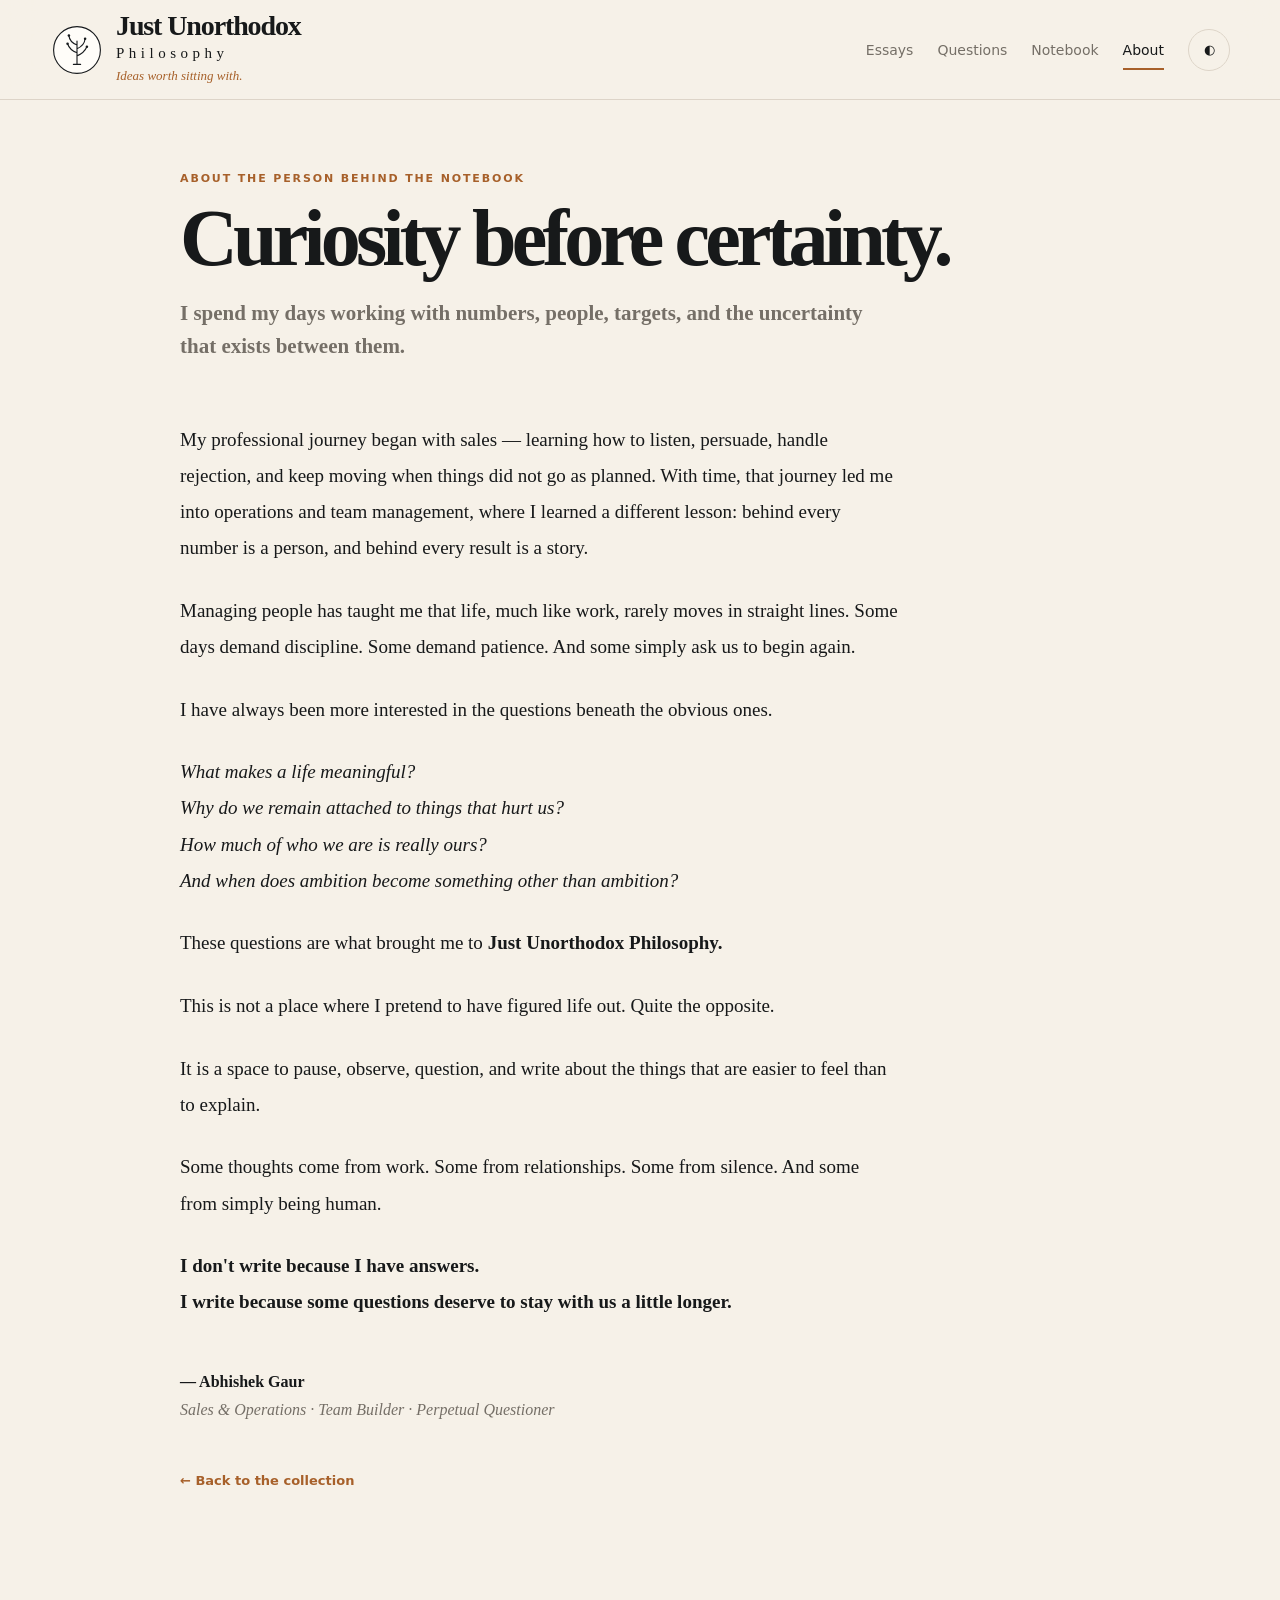
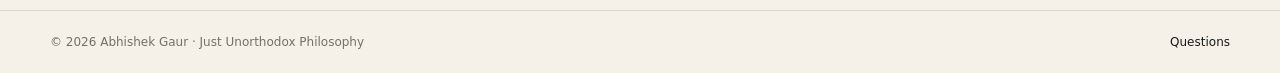
<file: about.html>
<!DOCTYPE html><html lang="en"><head><meta charset="UTF-8"><meta name="viewport" content="width=device-width,initial-scale=1.0"><title>About — Just Unorthodox Philosophy</title><meta name="description" content="About Just Unorthodox Philosophy — a personal notebook for questions, reflections and unfinished thinking."><link rel="icon" href="favicon.svg" type="image/svg+xml"><link rel="stylesheet" href="style.css?v=13"><link rel="stylesheet" href="style-overrides.css?v=13"><script>try{if(localStorage.getItem('theme')==='dark')document.documentElement.classList.add('dark')}catch(e){}</script></head><body><header class="site-header"><div class="wrap header-inner"><a class="brand" href="index.html"><img src="logo.svg" alt="Just Unorthodox Philosophy" class="logo"><span class="brand-copy"><span class="site-title">Just Unorthodox</span><span class="site-title-sub">Philosophy</span><span class="site-tagline">Ideas worth sitting with.</span></span></a><nav class="site-nav" aria-label="Main navigation"><a href="index.html#essays">Essays</a><a href="questions.html">Questions</a><a href="notebook.html">Notebook</a><a class="active" href="about.html">About</a><button class="icon-button" id="theme-toggle" aria-label="Toggle dark mode">◐</button></nav></div></header><main class="wrap editorial-page">
<div class="kicker">About the person behind the notebook</div>
<h1>Curiosity before certainty.</h1>
<p class="lead"><strong>I spend my days working with numbers, people, targets, and the uncertainty that exists between them.</strong></p>
<div class="about-story">
<p>My professional journey began with sales — learning how to listen, persuade, handle rejection, and keep moving when things did not go as planned. With time, that journey led me into operations and team management, where I learned a different lesson: behind every number is a person, and behind every result is a story.</p>
<p>Managing people has taught me that life, much like work, rarely moves in straight lines. Some days demand discipline. Some demand patience. And some simply ask us to begin again.</p>
<p>I have always been more interested in the questions beneath the obvious ones.</p>
<div class="about-questions"><p><em>What makes a life meaningful?</em><br><em>Why do we remain attached to things that hurt us?</em><br><em>How much of who we are is really ours?</em><br><em>And when does ambition become something other than ambition?</em></p></div>
<p>These questions are what brought me to <strong>Just Unorthodox Philosophy.</strong></p>
<p>This is not a place where I pretend to have figured life out. Quite the opposite.</p>
<p>It is a space to pause, observe, question, and write about the things that are easier to feel than to explain.</p>
<p>Some thoughts come from work. Some from relationships. Some from silence. And some from simply being human.</p>
<p><strong>I don't write because I have answers.<br>I write because some questions deserve to stay with us a little longer.</strong></p>
</div>
<div class="author-signature"><strong>— Abhishek Gaur</strong><span>Sales &amp; Operations · Team Builder · Perpetual Questioner</span></div>
<a class="back-link" href="index.html">← Back to the collection</a>
</main><footer class="site-footer"><div class="wrap footer-inner"><span>© 2026 Abhishek Gaur · Just Unorthodox Philosophy</span><a href="questions.html">Questions</a></div></footer><script>document.getElementById('theme-toggle').onclick=function(){var d=document.documentElement.classList.toggle('dark');try{localStorage.setItem('theme',d?'dark':'light')}catch(e){}};</script></body></html>
</file>
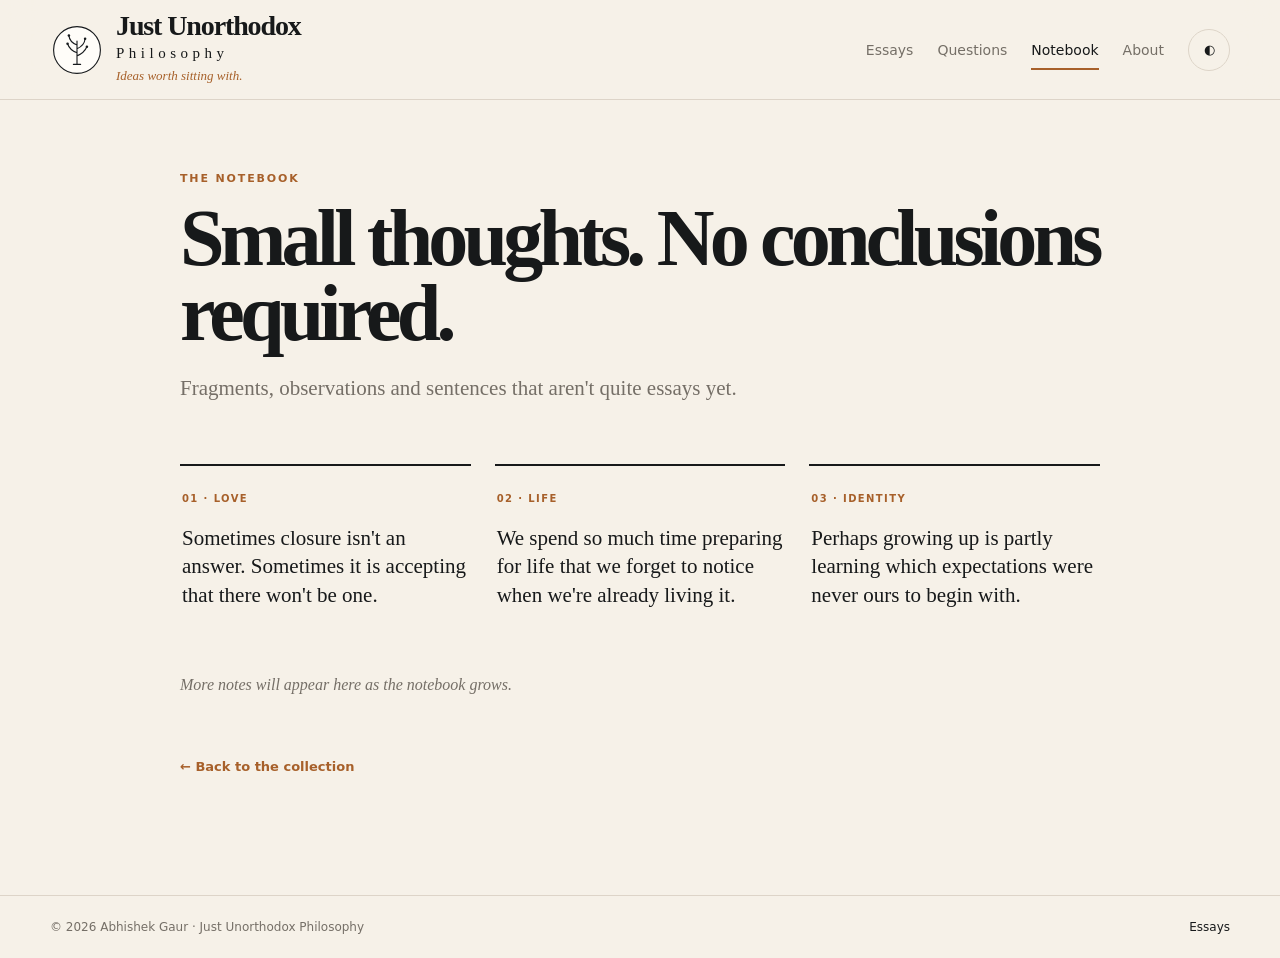
<file: notebook.html>
<!DOCTYPE html>
<html lang="en"><head><meta charset="UTF-8"><meta name="viewport" content="width=device-width,initial-scale=1"><title>Notebook — Just Unorthodox Philosophy</title><meta name="description" content="Short thoughts, observations and unfinished questions from Abhishek Gaur."><link rel="icon" href="favicon.svg" type="image/svg+xml"><link rel="stylesheet" href="style.css?v=10"><link rel="stylesheet" href="style-overrides.css?v=10"><script>try{if(localStorage.getItem('theme')==='dark')document.documentElement.classList.add('dark')}catch(e){}</script></head><body><header class="site-header"><div class="wrap header-inner"><a class="brand" href="index.html"><img src="logo.svg" alt="Just Unorthodox Philosophy" class="logo"><span class="brand-copy"><span class="site-title">Just Unorthodox</span><span class="site-title-sub">Philosophy</span><span class="site-tagline">Ideas worth sitting with.</span></span></a><nav class="site-nav" aria-label="Main navigation"><a href="index.html#essays">Essays</a><a href="questions.html">Questions</a><a class="active" href="notebook.html">Notebook</a><a href="about.html">About</a><button class="icon-button" id="theme-toggle" aria-label="Toggle dark mode">◐</button></nav></div></header><main class="wrap editorial-page"><div class="kicker">The notebook</div><h1>Small thoughts. No conclusions required.</h1><p class="lead">Fragments, observations and sentences that aren't quite essays yet.</p><div class="note-grid"><article><span>01 · LOVE</span><p>Sometimes closure isn't an answer. Sometimes it is accepting that there won't be one.</p></article><article><span>02 · LIFE</span><p>We spend so much time preparing for life that we forget to notice when we're already living it.</p></article><article><span>03 · IDENTITY</span><p>Perhaps growing up is partly learning which expectations were never ours to begin with.</p></article></div><p class="notebook-note">More notes will appear here as the notebook grows.</p><a class="back-link" href="index.html">← Back to the collection</a></main><footer class="site-footer"><div class="wrap footer-inner"><span>© 2026 Abhishek Gaur · Just Unorthodox Philosophy</span><a href="index.html">Essays</a></div></footer><script>document.getElementById('theme-toggle').onclick=function(){var d=document.documentElement.classList.toggle('dark');try{localStorage.setItem('theme',d?'dark':'light')}catch(e){}};</script></body></html>
</file>
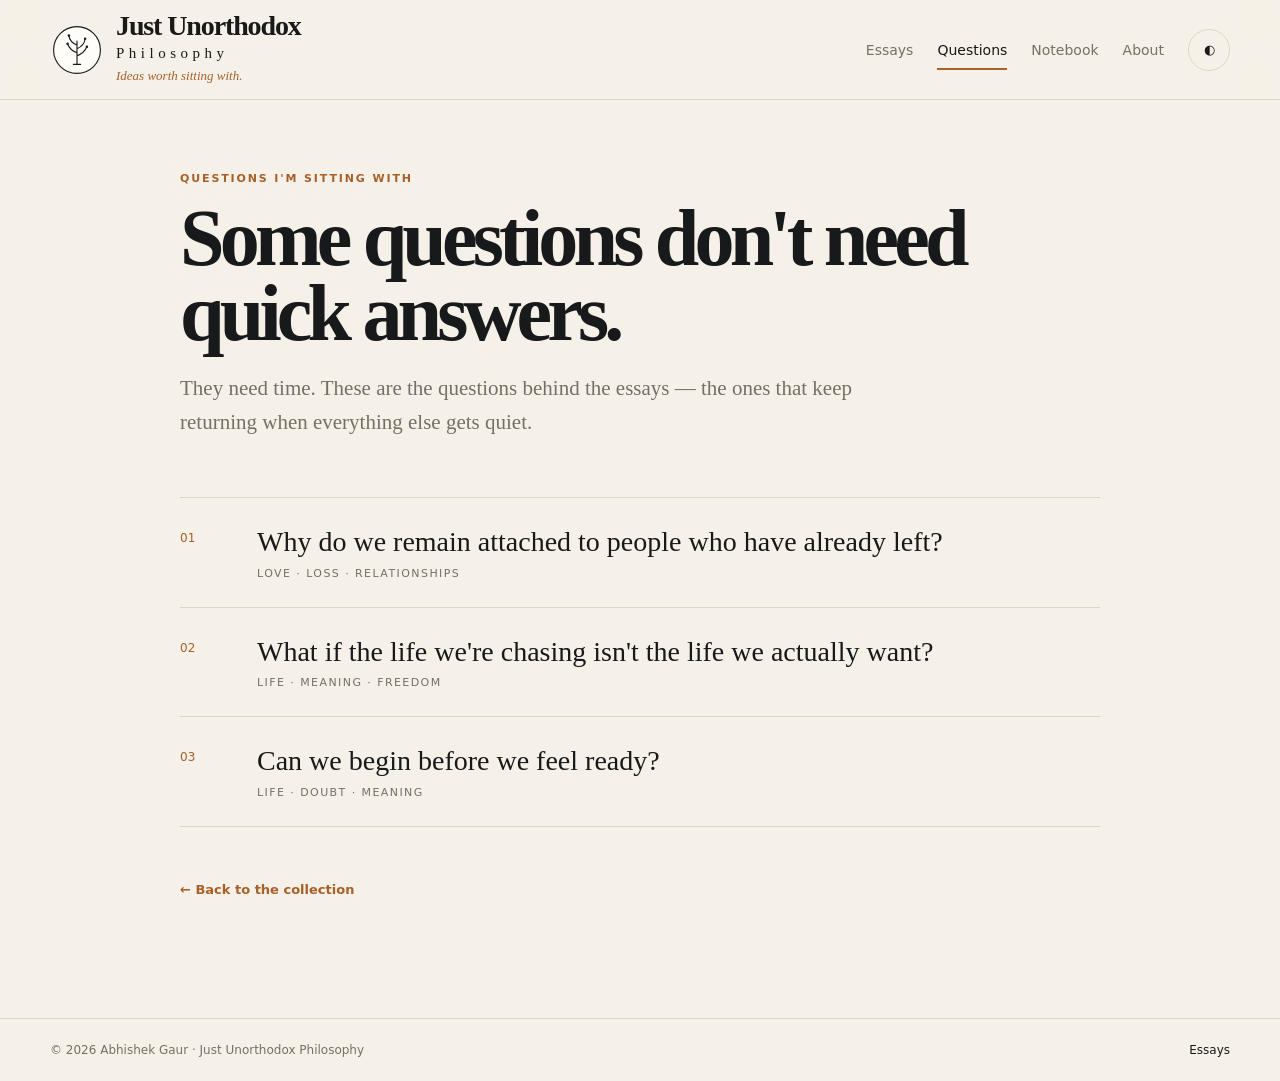
<file: questions.html>
<!DOCTYPE html>
<html lang="en"><head><meta charset="UTF-8"><meta name="viewport" content="width=device-width,initial-scale=1"><title>Questions — Just Unorthodox Philosophy</title><meta name="description" content="Questions worth sitting with from Just Unorthodox Philosophy."><link rel="icon" href="favicon.svg" type="image/svg+xml"><link rel="stylesheet" href="style.css?v=10"><link rel="stylesheet" href="style-overrides.css?v=10"><script>try{if(localStorage.getItem('theme')==='dark')document.documentElement.classList.add('dark')}catch(e){}</script></head><body><header class="site-header"><div class="wrap header-inner"><a class="brand" href="index.html"><img src="logo.svg" alt="Just Unorthodox Philosophy" class="logo"><span class="brand-copy"><span class="site-title">Just Unorthodox</span><span class="site-title-sub">Philosophy</span><span class="site-tagline">Ideas worth sitting with.</span></span></a><nav class="site-nav" aria-label="Main navigation"><a href="index.html#essays">Essays</a><a class="active" href="questions.html">Questions</a><a href="notebook.html">Notebook</a><a href="about.html">About</a><button class="icon-button" id="theme-toggle" aria-label="Toggle dark mode">◐</button></nav></div></header><main class="wrap editorial-page"><div class="kicker">Questions I'm sitting with</div><h1>Some questions don't need quick answers.</h1><p class="lead">They need time. These are the questions behind the essays — the ones that keep returning when everything else gets quiet.</p><div class="question-list"><a href="posts/emotional-loyalty.html"><span>01</span><strong>Why do we remain attached to people who have already left?</strong><em>Love · Loss · Relationships</em></a><a href="posts/embracing-mystery.html"><span>02</span><strong>What if the life we're chasing isn't the life we actually want?</strong><em>Life · Meaning · Freedom</em></a><a href="posts/starting-somewhere.html"><span>03</span><strong>Can we begin before we feel ready?</strong><em>Life · Doubt · Meaning</em></a></div><a class="back-link" href="index.html">← Back to the collection</a></main><footer class="site-footer"><div class="wrap footer-inner"><span>© 2026 Abhishek Gaur · Just Unorthodox Philosophy</span><a href="index.html">Essays</a></div></footer><script>document.getElementById('theme-toggle').onclick=function(){var d=document.documentElement.classList.toggle('dark');try{localStorage.setItem('theme',d?'dark':'light')}catch(e){}};</script></body></html>
</file>
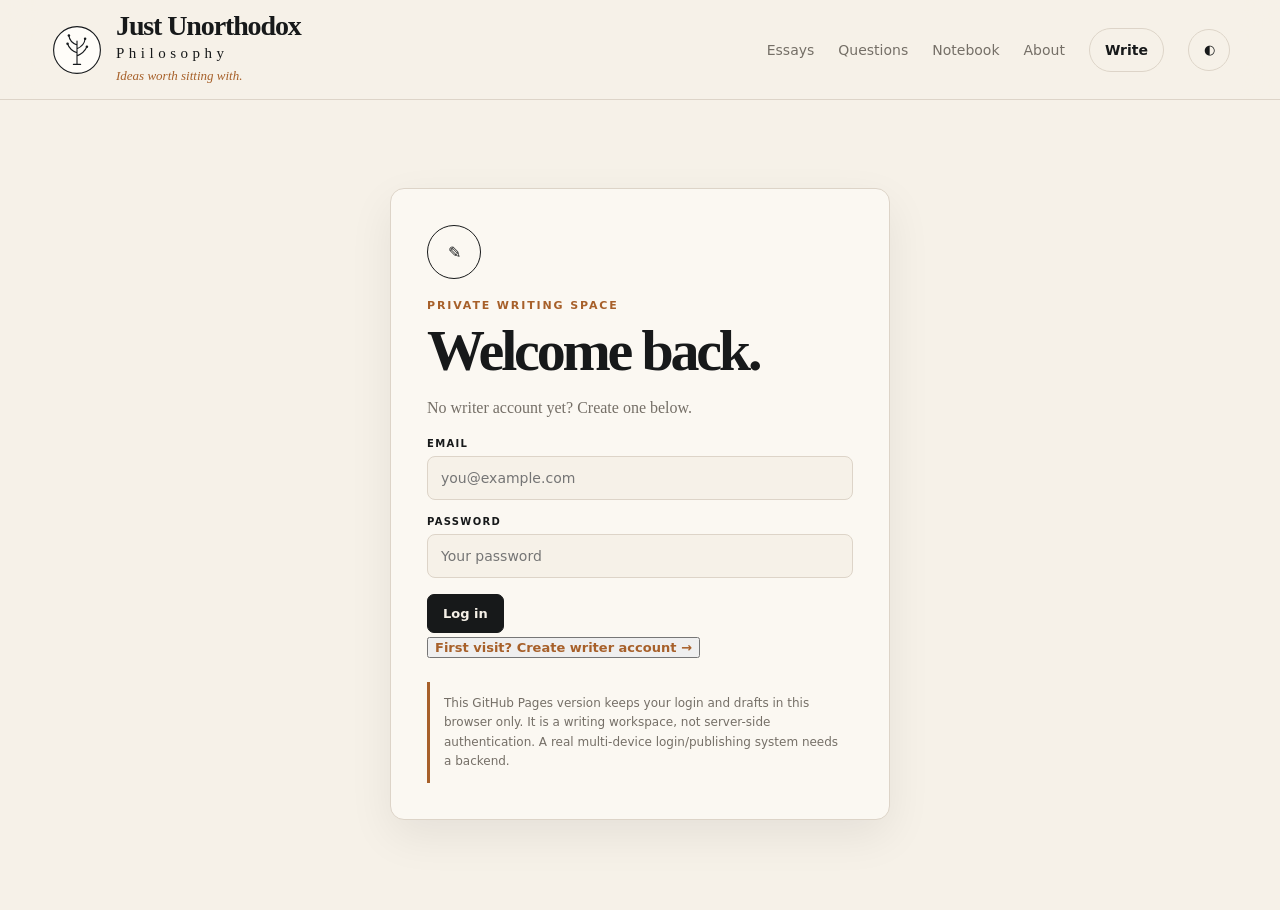
<file: write.html>
<!DOCTYPE html>
<html lang="en">
<head>
<meta charset="UTF-8"><meta name="viewport" content="width=device-width,initial-scale=1">
<title>Writing Studio — Just Unorthodox Philosophy</title>
<link rel="icon" href="favicon.svg" type="image/svg+xml">
<link rel="stylesheet" href="style.css?v=10"><link rel="stylesheet" href="style-overrides.css?v=10"><link rel="stylesheet" href="site-v2.css?v=10">
<script>try{if(localStorage.getItem('theme')==='dark')document.documentElement.classList.add('dark')}catch(e){}</script>
</head>
<body>
<header class="site-header"><div class="wrap header-inner"><a class="brand" href="index.html"><img src="logo.svg" alt="Just Unorthodox Philosophy" class="logo"><span class="brand-copy"><span class="site-title">Just Unorthodox</span><span class="site-title-sub">Philosophy</span><span class="site-tagline">Ideas worth sitting with.</span></span></a><nav class="site-nav"><a href="index.html#essays">Essays</a><a href="questions.html">Questions</a><a href="notebook.html">Notebook</a><a href="about.html">About</a><a class="write-link" href="write.html">Write</a><button class="icon-button" id="theme-toggle" aria-label="Toggle dark mode">◐</button></nav></div></header>
<main class="writer-page"><div class="writer-shell">
<section id="login-view" class="writer-login"><div class="writer-mark">✎</div><div class="kicker" id="login-kicker">PRIVATE WRITING SPACE</div><h1 id="login-title">Welcome back.</h1><p id="login-copy">Sign in to your writing studio.</p><form id="auth-form"><div class="writer-field"><label for="auth-email">Email</label><input id="auth-email" type="email" required autocomplete="username" placeholder="you@example.com"></div><div class="writer-field"><label for="auth-password">Password</label><input id="auth-password" type="password" required autocomplete="current-password" minlength="6" placeholder="Your password"></div><button class="writer-btn" id="auth-submit" type="submit">Log in</button><div class="writer-error" id="auth-error"></div></form><button class="text-link" id="mode-toggle" type="button">First visit? Create writer account →</button><div class="writer-note">This GitHub Pages version keeps your login and drafts in this browser only. It is a writing workspace, not server-side authentication. A real multi-device login/publishing system needs a backend.</div></section>
<section id="app-view" class="writer-app"><div class="writer-top"><div><div class="kicker">WRITING STUDIO</div><h1>Write something worth sitting with.</h1><p class="writer-sub">Draft privately, preview the essay, and export a ready-to-publish HTML file.</p></div><div class="writer-actions"><button class="writer-btn secondary" id="new-draft">New draft</button><button class="writer-btn secondary" id="load-published">Edit published essay</button><button class="writer-btn secondary" id="logout">Log out</button></div></div>
<div class="writer-grid"><section class="writer-card"><form id="post-form"><div class="writer-field"><label for="post-title">Title</label><input id="post-title" required placeholder="The question you keep returning to"></div><div class="writer-field"><label for="post-excerpt">Short introduction</label><input id="post-excerpt" placeholder="One sentence that makes someone want to read."></div><div class="writer-field"><label for="post-tags">Topics</label><input id="post-tags" placeholder="Life, Meaning, Doubt"></div><div class="writer-field"><label for="post-image">Cover image URL</label><input id="post-image" placeholder="https://images.unsplash.com/..."></div><div class="writer-field"><label for="post-content">Essay</label><textarea id="post-content" required placeholder="Write freely. Separate paragraphs with a blank line.&#10;&#10;You can come back to this draft anytime."></textarea></div><div class="writer-actions"><button class="writer-btn" type="submit">Save draft</button><button class="writer-btn accent" type="button" id="export-html">Export HTML</button><button class="writer-btn secondary" type="button" id="copy-record">Copy post record</button></div><div class="writer-error" id="save-status"></div></form></section>
<aside class="writer-card writer-preview"><div class="kicker">LIVE PREVIEW</div><h2 id="preview-title">Your title will appear here.</h2><div class="preview-meta" id="preview-meta">Life · Just now</div><p id="preview-excerpt" class="writer-sub">Your introduction will appear here.</p><div id="preview-body" class="preview-body"><p>Start writing on the left.</p></div><div class="drafts"><h3>Saved drafts</h3><div id="draft-list"></div><h3>Published essays</h3><div id="published-list"><div class="writer-sub">Loading published essays…</div></div></div></aside></div></section>
</div></main>
<script>
(function(){
var authForm=document.getElementById('auth-form'),authEmail=document.getElementById('auth-email'),authPassword=document.getElementById('auth-password'),authError=document.getElementById('auth-error'),loginTitle=document.getElementById('login-title'),loginCopy=document.getElementById('login-copy'),authSubmit=document.getElementById('auth-submit'),modeToggle=document.getElementById('mode-toggle'),loginKicker=document.getElementById('login-kicker');
var loginMode='login', accountKey='ju_writer_account', sessionKey='ju_writer_session', draftsKey='ju_writer_drafts';
var title=document.getElementById('post-title'),excerpt=document.getElementById('post-excerpt'),tags=document.getElementById('post-tags'),image=document.getElementById('post-image'),content=document.getElementById('post-content'),previewTitle=document.getElementById('preview-title'),previewExcerpt=document.getElementById('preview-excerpt'),previewBody=document.getElementById('preview-body'),previewMeta=document.getElementById('preview-meta'),draftList=document.getElementById('draft-list'),saveStatus=document.getElementById('save-status'),currentId=null;
function getAccount(){try{return JSON.parse(localStorage.getItem(accountKey)||'null')}catch(e){return null}}
function setAccount(a){localStorage.setItem(accountKey,JSON.stringify(a))}
function hash(s){var h=2166136261;for(var i=0;i<s.length;i++){h^=s.charCodeAt(i);h=Math.imul(h,16777619)}return ('00000000'+(h>>>0).toString(16)).slice(-8)}
function setLoginMode(){var has=!!getAccount();if(loginMode==='setup'){loginKicker.textContent='FIRST VISIT';loginTitle.textContent='Create your writer account.';loginCopy.textContent='Choose the email and password you will use for this browser.';authSubmit.textContent='Create account';modeToggle.textContent='Already have an account? Log in →'}else{loginKicker.textContent='PRIVATE WRITING SPACE';loginTitle.textContent='Welcome back.';loginCopy.textContent=has?'Sign in to your writing studio.':'No writer account yet? Create one below.';authSubmit.textContent='Log in';modeToggle.textContent='First visit? Create writer account →'}}
modeToggle.onclick=function(){loginMode=loginMode==='login'?'setup':'login';authError.textContent='';authForm.reset();setLoginMode()};
authForm.onsubmit=function(e){e.preventDefault();authError.textContent='';var email=authEmail.value.trim().toLowerCase(),pass=authPassword.value;if(pass.length<6){authError.textContent='Password must be at least 6 characters.';return}var account=getAccount();if(loginMode==='setup'){if(account){authError.textContent='An account already exists in this browser. Please log in.';loginMode='login';setLoginMode();return}setAccount({email:email,passwordHash:hash(pass)});localStorage.setItem(sessionKey,'1');showApp()}else{if(!account){authError.textContent='No account found. Create your writer account first.';return}if(account.email!==email||account.passwordHash!==hash(pass)){authError.textContent='Email or password is incorrect.';return}localStorage.setItem(sessionKey,'1');showApp()}};
function showApp(){document.getElementById('login-view').classList.add('writer-hidden');document.getElementById('app-view').style.display='block';loadDrafts()}
function logout(){localStorage.removeItem(sessionKey);document.getElementById('app-view').style.display='none';document.getElementById('login-view').classList.remove('writer-hidden');authForm.reset();setLoginMode()}
document.getElementById('logout').onclick=logout;
function paragraphs(text){return text.split(/\n\s*\n/).map(function(p){return p.trim()}).filter(Boolean)}
function updatePreview(){previewTitle.textContent=title.value||'Your title will appear here.';previewExcerpt.textContent=excerpt.value||'Your introduction will appear here.';previewMeta.textContent=(tags.value||'Reflection')+' · Just now';var ps=paragraphs(content.value);previewBody.innerHTML=ps.length?ps.map(function(p){return '<p>'+escapeHtml(p)+'</p>'}).join(''):'<p>Start writing on the left.</p>'}
function escapeHtml(s){return s.replace(/[&<>"']/g,function(c){return {'&':'&amp;','<':'&lt;','>':'&gt;','"':'&quot;',"'":'&#39;'}[c]})}
[title,excerpt,tags,image,content].forEach(function(el){el.addEventListener('input',updatePreview)});
function loadPublished(){var box=document.getElementById('published-list');box.innerHTML='<div class="writer-sub">Loading published essays…</div>';fetch('posts.json?v=10').then(function(r){if(!r.ok)throw Error();return r.json()}).then(function(items){box.innerHTML='';if(!items.length){box.innerHTML='<div class="writer-sub">No published essays found.</div>';return}items.forEach(function(p){var row=document.createElement('div');row.className='draft-item';row.innerHTML='<span>'+escapeHtml(p.title||'Untitled')+'</span><span><button data-url="'+escapeHtml(p.url)+'">Edit</button></span>';row.querySelector('button').onclick=function(){loadPublishedPost(p)};box.appendChild(row)})}).catch(function(){box.innerHTML='<div class="writer-sub">Could not load published essays.</div>'})}
function loadPublishedPost(p){currentId='published-'+(p.url||Date.now());title.value=p.title||'';excerpt.value=p.excerpt||'';tags.value=(p.tags||[]).join(', ');image.value=p.image||'';content.value=p.content||'';saveStatus.textContent='Published essay loaded. Edit it, then save as a draft or export the updated HTML.';updatePreview()}
function loadDrafts(){var ds=[];try{ds=JSON.parse(localStorage.getItem(draftsKey)||'[]')}catch(e){}draftList.innerHTML='';if(!ds.length){draftList.innerHTML='<div class="writer-sub">No saved drafts yet.</div>';return}ds.forEach(function(d){var row=document.createElement('div');row.className='draft-item';row.innerHTML='<span>'+escapeHtml(d.title||'Untitled draft')+'</span><span><button data-id="'+d.id+'">Open</button></span>';row.querySelector('button').onclick=function(){openDraft(d.id)};draftList.appendChild(row)})}
function saveDraft(){var d={id:currentId||Date.now().toString(),title:title.value,excerpt:excerpt.value,tags:tags.value,image:image.value,content:content.value,date:new Date().toLocaleDateString(undefined,{year:'numeric',month:'long',day:'numeric'})};var ds=[];try{ds=JSON.parse(localStorage.getItem(draftsKey)||'[]')}catch(e){}var idx=ds.findIndex(function(x){return x.id===d.id});if(idx>=0)ds[idx]=d;else ds.unshift(d);localStorage.setItem(draftsKey,JSON.stringify(ds));currentId=d.id;saveStatus.textContent='Saved locally ✓';loadDrafts()}
document.getElementById('post-form').onsubmit=function(e){e.preventDefault();saveDraft()};
function openDraft(id){var ds=JSON.parse(localStorage.getItem(draftsKey)||'[]'),d=ds.find(function(x){return x.id===id});if(!d)return;currentId=d.id;title.value=d.title||'';excerpt.value=d.excerpt||'';tags.value=d.tags||'';image.value=d.image||'';content.value=d.content||'';saveStatus.textContent='Draft opened';updatePreview()}
document.getElementById('load-published').onclick=function(){loadPublished()};loadPublished();document.getElementById('new-draft').onclick=function(){currentId=null;document.getElementById('post-form').reset();saveStatus.textContent='New draft';updatePreview()};
document.getElementById('copy-record').onclick=function(){var record={title:title.value,date:new Date().toLocaleDateString(undefined,{year:'numeric',month:'long',day:'numeric'}),url:'posts/'+slugify(title.value)+'.html',excerpt:excerpt.value,readingTime:Math.max(1,Math.ceil(content.value.trim().split(/\s+/).filter(Boolean).length/200))+' min read',tags:tags.value.split(',').map(function(x){return x.trim()}).filter(Boolean),image:image.value};navigator.clipboard.writeText(JSON.stringify(record,null,2)).then(function(){saveStatus.textContent='Post record copied ✓'})};
function slugify(s){return (s||'untitled').toLowerCase().replace(/[^a-z0-9]+/g,'-').replace(/^-|-$/g,'').slice(0,70)}
document.getElementById('export-html').onclick=function(){if(!title.value||!content.value){saveStatus.textContent='Add a title and essay first.';return}var body=paragraphs(content.value).map(function(p){return '<p>'+escapeHtml(p)+'</p>'}).join('');var html='<!DOCTYPE html><html lang="en"><head><meta charset="UTF-8"><meta name="viewport" content="width=device-width,initial-scale=1"><title>'+escapeHtml(title.value)+' — Just Unorthodox Philosophy</title><link rel="stylesheet" href="../style.css?v=10"><link rel="stylesheet" href="../style-overrides.css?v=10"></head><body><main class="article-page"><article class="article"><div class="article-kicker">'+escapeHtml(tags.value||'REFLECTION')+'</div><h1>'+escapeHtml(title.value)+'</h1><p class="article-deck">'+escapeHtml(excerpt.value)+'</p><div class="article-meta">'+new Date().toLocaleDateString(undefined,{year:'numeric',month:'long',day:'numeric'})+' · '+Math.max(1,Math.ceil(content.value.trim().split(/\s+/).filter(Boolean).length/200))+' min read</div>'+(image.value?'<div class="article-cover"><img src="'+escapeHtml(image.value)+'" alt="Cover photograph"></div>':'')+'<div class="article-body">'+body+'</div></article></main></body></html>';var blob=new Blob([html],{type:'text/html;charset=utf-8'}),a=document.createElement('a');a.href=URL.createObjectURL(blob);a.download=slugify(title.value)+'.html';a.click();setTimeout(function(){URL.revokeObjectURL(a.href)},1000);saveStatus.textContent='HTML exported ✓'};
document.getElementById('theme-toggle').onclick=function(){var d=document.documentElement.classList.toggle('dark');try{localStorage.setItem('theme',d?'dark':'light')}catch(e){}};
setLoginMode();updatePreview();if(localStorage.getItem(sessionKey)==='1'&&getAccount())showApp();
})();
</script>
</body></html>
</file>
<file: style.css>
:root{
  --bg:#f6f1e8;--paper:#fbf8f2;--text:#17191a;--muted:#756f67;--line:#ddd4c8;--accent:#a7602a;--accent-soft:#ead8c7;
  --serif:Georgia,"Times New Roman",serif;--sans:Inter,ui-sans-serif,system-ui,-apple-system,"Segoe UI",sans-serif;
}
html.dark{--bg:#101111;--paper:#161817;--text:#f3eee7;--muted:#a9a298;--line:#302f2c;--accent:#d99b60;--accent-soft:#2d241b}
*{box-sizing:border-box}
html{scroll-behavior:smooth}
body{margin:0;background:var(--bg);color:var(--text);font-family:var(--serif);line-height:1.72}
body:selection{background:var(--accent-soft)}
img{max-width:100%}
a{color:inherit}
.wrap{width:min(1180px,calc(100% - 56px));margin:0 auto}
.site-header{position:sticky;top:0;z-index:50;padding:12px 0;background:color-mix(in srgb,var(--bg) 92%,transparent);backdrop-filter:blur(18px);border-bottom:1px solid var(--line)}
.header-inner{display:flex;align-items:center;justify-content:space-between;gap:28px}
.brand{display:flex;align-items:center;gap:12px;text-decoration:none;min-width:0}.logo{width:54px;height:54px;flex:0 0 54px}
.brand-copy{display:flex;flex-direction:column}.site-title{font-size:28px;font-weight:700;letter-spacing:-.04em;line-height:1}.site-title-sub{font-size:15px;letter-spacing:.30em;line-height:1.2;margin-top:4px}.site-tagline{font-size:13px;font-style:italic;color:var(--accent);margin-top:3px}
.site-nav{display:flex;align-items:center;gap:24px;font-family:var(--sans);font-size:14px}.site-nav a{text-decoration:none;color:var(--muted);position:relative;padding:9px 0}.site-nav a:hover,.site-nav a.active{color:var(--text)}.site-nav a.active:after{content:"";position:absolute;left:0;right:0;bottom:1px;height:2px;background:var(--accent)}
.write-link{display:inline-flex!important;align-items:center;padding:9px 15px!important;border:1px solid var(--line);border-radius:999px;color:var(--text)!important;font-weight:700!important}.write-link:hover{border-color:var(--accent);color:var(--accent)!important}
.icon-button{width:42px;height:42px;border:1px solid var(--line);border-radius:50%;background:transparent;color:var(--text);cursor:pointer}

/* Home */
.hero-banner{position:relative;overflow:hidden;background:var(--hero);border-bottom:1px solid var(--line)}
.hero-inner{min-height:420px;position:relative;display:flex;align-items:center}.hero-copy{width:58%;padding:62px 0;position:relative;z-index:3}.hero-copy .kicker,.kicker{color:var(--accent);font:700 11px/1.2 var(--sans);letter-spacing:.17em;text-transform:uppercase}.hero-copy h1{font-size:clamp(50px,6.6vw,82px);line-height:.92;letter-spacing:-.065em;margin:18px 0 26px;max-width:760px}.hero-copy p{font-size:20px;line-height:1.55;color:var(--muted);max-width:600px;margin:0 0 28px}.hero-button{display:inline-flex;gap:14px;align-items:center;background:var(--text);color:var(--bg);padding:13px 18px;border-radius:5px;text-decoration:none;font:700 14px var(--sans)}.hero-button:hover{background:var(--accent);color:#fff}
.hero-visual{position:absolute;right:0;top:0;width:48%;height:100%;overflow:hidden;background:radial-gradient(circle at 65% 35%,color-mix(in srgb,var(--accent) 22%,transparent),transparent 18%),linear-gradient(145deg,#24231f,var(--hero));}
.hero-visual:before,.hero-visual:after{content:"";position:absolute;border:1px solid color-mix(in srgb,var(--accent) 35%,transparent);border-radius:50%;}.hero-visual:before{inset:10% 5% 7% 8%;transform:rotate(-12deg)}.hero-visual:after{inset:16% 15% 12% 18%;transform:rotate(17deg)}
.thought-orbit{position:absolute;border:1px solid color-mix(in srgb,var(--accent) 25%,transparent);border-radius:50%}.orbit-1{width:58%;height:58%;right:17%;top:19%;transform:rotate(15deg)}.orbit-2{width:38%;height:76%;right:29%;top:9%;transform:rotate(-25deg)}.thought-symbol{position:absolute;right:24%;top:23%;font:italic 280px/.8 var(--serif);color:rgba(255,255,255,.07)}.thought-word{position:absolute;color:var(--accent);font:italic 14px var(--serif)}.word-1{right:7%;top:20%}.word-2{right:30%;bottom:18%}.word-3{right:8%;bottom:29%}.thought-dot{position:absolute;width:7px;height:7px;border-radius:50%;background:var(--accent);box-shadow:0 0 0 6px rgba(167,96,42,.10)}.dot-1{right:20%;top:24%}.dot-2{right:14%;bottom:25%}.dot-3{right:43%;top:53%}
.essay-area{padding:58px 0 96px}.section-intro{display:grid;grid-template-columns:1fr 430px;gap:70px;align-items:end;margin-bottom:30px}.section-intro h2{font-size:clamp(38px,4.5vw,60px);line-height:.98;letter-spacing:-.055em;margin:12px 0 0}.section-intro p{font-size:17px;line-height:1.7;color:var(--muted);margin:0}
.toolbar{display:flex;justify-content:space-between;align-items:center;gap:20px;padding-top:18px;border-top:1px solid var(--line);margin-bottom:30px}.search-wrap{display:flex;align-items:center;gap:10px;width:min(360px,100%);background:var(--paper);border:1px solid var(--line);border-radius:8px;padding:0 13px}.search-wrap span{font:23px var(--sans);color:var(--muted)}.search{border:0;outline:0;width:100%;background:transparent;color:var(--text);font:14px var(--sans);padding:13px 0}.filters{display:flex;gap:9px;flex-wrap:wrap;justify-content:flex-end}.filter{background:transparent;color:var(--muted);border:1px solid var(--line);border-radius:999px;padding:8px 14px;font:14px var(--serif);cursor:pointer}.filter.active,.filter:hover{background:var(--text);border-color:var(--text);color:var(--bg)}
#post-list{display:grid;grid-template-columns:repeat(2,minmax(0,1fr));gap:22px}.post-preview,.post-preview.featured{display:grid;grid-template-columns:180px minmax(0,1fr);gap:20px;align-items:start;padding:16px;border:1px solid var(--line);background:var(--paper);border-radius:10px;margin:0}.post-image,.post-preview.featured .post-image{width:180px;height:130px;border-radius:7px;overflow:hidden;display:block;background:var(--accent-soft)}.post-image img{width:100%;height:100%;object-fit:cover;display:block}.post-topic{font:700 10px var(--sans);letter-spacing:.15em;text-transform:uppercase;color:var(--accent)}.post-preview h2,.post-preview.featured h2{font-size:28px;line-height:1.05;letter-spacing:-.035em;margin:8px 0}.post-meta{font:12px var(--sans);color:var(--muted)}.post-preview p{font-size:14px;line-height:1.55;color:var(--muted);margin:10px 0 12px}.read-more{font:700 12px var(--sans);color:var(--accent);text-decoration:none}
.start-here{padding:48px 0;margin-top:70px;border-top:1px solid var(--line);border-bottom:1px solid var(--line)}.start-here h2{font-size:clamp(34px,4.3vw,54px);line-height:.98;letter-spacing:-.05em;max-width:740px;margin:10px 0 30px}.start-grid{display:grid;grid-template-columns:repeat(3,1fr);gap:24px}.start-grid a{padding:18px 0;border-top:1px solid var(--line);text-decoration:none}.start-grid span{color:var(--accent);font:700 10px var(--sans);letter-spacing:.14em;text-transform:uppercase}.start-grid strong{display:block;font-size:20px;line-height:1.32;font-weight:500;margin-top:10px}
.notebook-teaser{display:flex;justify-content:space-between;gap:30px;align-items:flex-end;padding:62px 0}.notebook-teaser h2{font-size:clamp(32px,3.7vw,48px);line-height:1;margin:10px 0}.notebook-teaser p{margin:0;color:var(--muted)}.text-link{color:var(--accent);font:700 13px var(--sans);text-decoration:none;white-space:nowrap}
.newsletter{display:grid;grid-template-columns:auto 1fr 1.1fr;gap:18px;align-items:center;padding:24px;border:1px solid var(--line);background:var(--paper);border-radius:10px}.newsletter-mark{width:46px;height:46px;border:1px solid var(--text);border-radius:50%;display:grid;place-items:center}.newsletter h2{margin:0;font-size:22px}.newsletter p{margin:2px 0 0;color:var(--muted);font-size:14px}.newsletter form{display:flex}.newsletter input{flex:1;min-width:0;border:1px solid var(--line);border-right:0;background:var(--bg);color:var(--text);border-radius:7px 0 0 7px;padding:12px;font:13px var(--sans)}.newsletter button{border:1px solid var(--text);background:var(--text);color:var(--bg);padding:0 18px;border-radius:0 7px 7px 0;font:700 13px var(--sans)}

/* Articles */
.article-page{padding:66px 0 100px}.article{width:min(900px,calc(100% - 40px));margin:0 auto}.article-kicker{font:700 10px var(--sans);letter-spacing:.18em;color:var(--accent)}.article h1{font-size:clamp(48px,6.5vw,78px);line-height:.94;letter-spacing:-.06em;margin:16px 0 22px}.article-deck{font-size:21px;line-height:1.55;color:var(--muted);max-width:700px;margin:0}.article-meta{font:13px var(--sans);color:var(--muted);margin:18px 0 30px}.article-cover{width:100%;border:1px solid var(--line);background:var(--paper);border-radius:10px;overflow:hidden;margin-bottom:45px;text-align:center}.article-cover img{display:block;width:auto;height:auto;max-width:100%;max-height:620px;margin:0 auto;object-fit:contain}.article-body{max-width:700px;margin:auto;font-size:20px;line-height:1.9}.article-body p{margin:0 0 1.45em}.article-body blockquote{margin:48px 0;padding:16px 0 16px 25px;border-left:3px solid var(--accent);font-size:28px;line-height:1.35;font-style:italic}.article-actions{display:flex;gap:10px;max-width:700px;margin:38px auto}.action{padding:9px 14px;border:1px solid var(--line);border-radius:999px;background:transparent;color:var(--text);font:13px var(--sans);cursor:pointer}.action:hover{border-color:var(--accent);color:var(--accent)}.article-nav{max-width:700px;margin:48px auto 0;padding-top:23px;border-top:1px solid var(--line);display:flex;justify-content:space-between;gap:20px;font:13px var(--sans)}.article-nav a{text-decoration:none;color:var(--muted)}.article-nav a:hover{color:var(--accent)}.reading-progress{position:fixed;left:0;top:0;width:0;height:3px;background:var(--accent);z-index:100}

/* Editorial pages */
.editorial-page{padding:72px 0 96px;max-width:920px}.editorial-page h1{font-size:clamp(48px,6.3vw,80px);line-height:.94;letter-spacing:-.06em;margin:15px 0 20px}.editorial-page .lead{font-size:21px;line-height:1.6;color:var(--muted);max-width:720px;margin-bottom:58px}.about-story{max-width:720px;font-size:19px;line-height:1.9}.about-story p{margin:0 0 1.4em}.author-signature{display:flex;flex-direction:column;margin:48px 0 30px;font-size:16px}.author-signature span{color:var(--muted);font-style:italic}.question-list{border-top:1px solid var(--line);margin-bottom:35px}.question-list a{display:grid;grid-template-columns:55px 1fr;gap:8px 22px;padding:27px 0;border-bottom:1px solid var(--line);text-decoration:none}.question-list span{padding-top:6px;color:var(--accent);font:12px var(--sans)}.question-list strong{font-size:28px;line-height:1.2;font-weight:500}.question-list em{grid-column:2;color:var(--muted);font:11px var(--sans);text-transform:uppercase;letter-spacing:.13em}.question-list a:hover strong{color:var(--accent)}.note-grid{display:grid;grid-template-columns:repeat(3,1fr);gap:24px;margin:45px 0}.note-grid article{border-top:2px solid var(--text);padding:17px 2px}.note-grid span{color:var(--accent);font:700 10px var(--sans);letter-spacing:.14em}.note-grid p{font-size:21px;line-height:1.35;margin:14px 0 0}.notebook-note{font-style:italic;color:var(--muted);margin:40px 0}

/* Writer */
.writer-page{min-height:calc(100vh - 90px);padding:52px 0 90px}.writer-shell{width:min(1180px,calc(100% - 42px));margin:auto}.writer-login{width:min(500px,100%);margin:4vh auto 0;padding:36px;background:var(--paper);border:1px solid var(--line);border-radius:14px;box-shadow:0 18px 50px rgba(0,0,0,.08)}.writer-mark{width:54px;height:54px;border:1px solid var(--text);border-radius:50%;display:grid;place-items:center;margin-bottom:20px}.writer-login h1,.writer-top h1{font-size:clamp(40px,5vw,58px);line-height:.96;letter-spacing:-.055em;margin:10px 0 14px}.writer-login p,.writer-sub{color:var(--muted)}.writer-field{display:grid;gap:7px;margin:16px 0}.writer-field label{font:700 10px var(--sans);letter-spacing:.13em;text-transform:uppercase}.writer-field input,.writer-field textarea,.writer-field select{width:100%;border:1px solid var(--line);border-radius:8px;background:var(--bg);color:var(--text);padding:13px;font:14px var(--sans);outline:0}.writer-field textarea{min-height:320px;font-family:var(--serif);font-size:18px;line-height:1.7}.writer-btn{border:1px solid var(--text);background:var(--text);color:var(--bg);padding:11px 15px;border-radius:7px;font:700 13px var(--sans);cursor:pointer}.writer-btn.secondary{background:transparent;color:var(--text);border-color:var(--line)}.writer-btn.accent{background:var(--accent);border-color:var(--accent);color:#fff}.writer-actions{display:flex;gap:9px;flex-wrap:wrap}.writer-note{margin-top:22px;padding:12px 14px;border-left:3px solid var(--accent);background:var(--hero);font:12px/1.6 var(--sans);color:var(--muted)}.writer-app{display:none}.writer-top{display:flex;justify-content:space-between;gap:22px;align-items:flex-end;margin-bottom:28px}.writer-grid{display:grid;grid-template-columns:minmax(0,1.4fr) minmax(300px,.8fr);gap:22px}.writer-card{background:var(--paper);border:1px solid var(--line);border-radius:12px;padding:23px}.writer-preview{position:sticky;top:90px;max-height:calc(100vh - 110px);overflow:auto}.writer-preview h2{font-size:34px;line-height:1.05;margin:9px 0}.preview-meta{font:12px var(--sans);color:var(--muted)}.preview-body{font-size:17px;line-height:1.7}.drafts{margin-top:28px}.drafts h3{font:700 10px var(--sans);letter-spacing:.13em;text-transform:uppercase;color:var(--accent)}.draft-item{display:flex;justify-content:space-between;gap:12px;padding:11px 0;border-top:1px solid var(--line)}.draft-item button{border:0;background:none;color:var(--accent);font:700 12px var(--sans);cursor:pointer}.writer-hidden{display:none!important}
.site-footer{border-top:1px solid var(--line);padding:24px 0;margin-top:20px;color:var(--muted);font:12px var(--sans)}.footer-inner{display:flex;justify-content:space-between;gap:20px}.footer-inner a{text-decoration:none;color:var(--text)}
.back-link{display:inline-block;margin-top:20px;color:var(--accent);text-decoration:none;font:700 13px var(--sans)}
.empty,.load-error{color:var(--muted);padding:22px 0}
:focus-visible{outline:2px solid var(--accent);outline-offset:3px}
@media(max-width:950px){
  .wrap{width:min(100% - 40px,780px)}.hero-inner{min-height:400px}.hero-copy{width:63%}.hero-visual{width:58%}
  .section-intro{grid-template-columns:1fr;gap:14px}#post-list{grid-template-columns:1fr}.start-grid,.note-grid{grid-template-columns:1fr}.writer-grid{grid-template-columns:1fr}.writer-preview{position:static;max-height:none}.writer-top{align-items:flex-start;flex-direction:column}
}
@media(max-width:650px){
  .wrap{width:calc(100% - 28px)}.site-header{padding:7px 0}.logo{width:50px;height:50px;flex-basis:50px}.site-title{font-size:24px}.site-title-sub,.site-tagline{display:none}.site-nav{gap:12px;font-size:13px}.site-nav a:nth-child(2),.site-nav a:nth-child(3){display:none}
  .hero-inner{min-height:500px;align-items:flex-start}.hero-copy{width:100%;padding:42px 0 18px}.hero-copy h1{font-size:47px}.hero-copy p{font-size:18px}.hero-visual{width:100%;height:57%;top:auto;bottom:0;opacity:.78}
  .toolbar{flex-direction:column;align-items:stretch}.search-wrap{width:100%}.filters{justify-content:flex-start;overflow:auto;flex-wrap:nowrap;padding-bottom:4px}.filter{flex:0 0 auto}
  .post-preview,.post-preview.featured{grid-template-columns:1fr}.post-image,.post-preview.featured .post-image{width:100%;height:200px}.newsletter{grid-template-columns:1fr}.newsletter-mark{display:none}.newsletter form{display:grid;gap:8px}.newsletter input,.newsletter button{border-radius:7px;border:1px solid var(--line);padding:13px}.newsletter button{min-height:44px}
  .article-page{padding:45px 0 75px}.article{width:calc(100% - 30px)}.article h1{font-size:44px}.article-deck{font-size:18px}.article-body{font-size:18px}.article-cover img{max-height:none}
  .editorial-page{padding:48px 0 76px}.editorial-page h1{font-size:47px}.editorial-page .lead{font-size:18px}.question-list strong{font-size:24px}.question-list a{grid-template-columns:38px 1fr}
  .notebook-teaser{flex-direction:column;align-items:flex-start}.footer-inner{flex-direction:column}
}
@media(prefers-reduced-motion:reduce){html{scroll-behavior:auto}}
</file>
<file: style-overrides.css>
/* Compatibility layer for the redesigned theme */
.hero-visual{position:absolute;right:0;top:0;width:48%;height:100%;overflow:hidden;pointer-events:none}
.hero-visual:before,.hero-visual:after{content:"";position:absolute;border:1px solid rgba(167,96,42,.30);border-radius:50%}
.hero-visual:before{inset:10% 5% 8% 10%;transform:rotate(-12deg)}
.hero-visual:after{inset:18% 15% 13% 20%;transform:rotate(18deg)}
.thought-orbit{position:absolute;border:1px solid rgba(167,96,42,.25);border-radius:50%}
.orbit-1{width:56%;height:58%;right:18%;top:19%;transform:rotate(15deg)}
.orbit-2{width:37%;height:76%;right:30%;top:10%;transform:rotate(-25deg)}
.thought-symbol{position:absolute;right:24%;top:24%;font:italic 270px/.8 Georgia,serif;color:rgba(20,22,23,.075)}
.thought-word{position:absolute;color:var(--accent);font:italic 14px Georgia,serif}
.word-1{right:8%;top:21%}.word-2{right:31%;bottom:18%}.word-3{right:8%;bottom:29%}
.thought-dot{position:absolute;width:7px;height:7px;border-radius:50%;background:var(--accent)}
.dot-1{right:20%;top:25%}.dot-2{right:14%;bottom:25%}.dot-3{right:43%;top:53%}
@media(max-width:650px){.hero-visual{width:100%;height:58%;top:auto;bottom:0;opacity:.75}.thought-symbol{right:28%;top:25%;font-size:190px}}
</file>
<file: site-v2.css>
/* Writing Studio extensions for the redesigned theme */
.writer-page{background:var(--bg)}
.writer-login{box-shadow:0 16px 45px rgba(0,0,0,.07)}
.writer-preview{background:var(--paper)}
.writer-btn{transition:transform .15s ease,background .2s ease,border-color .2s ease}
.writer-btn:hover{transform:translateY(-1px)}
</file>
